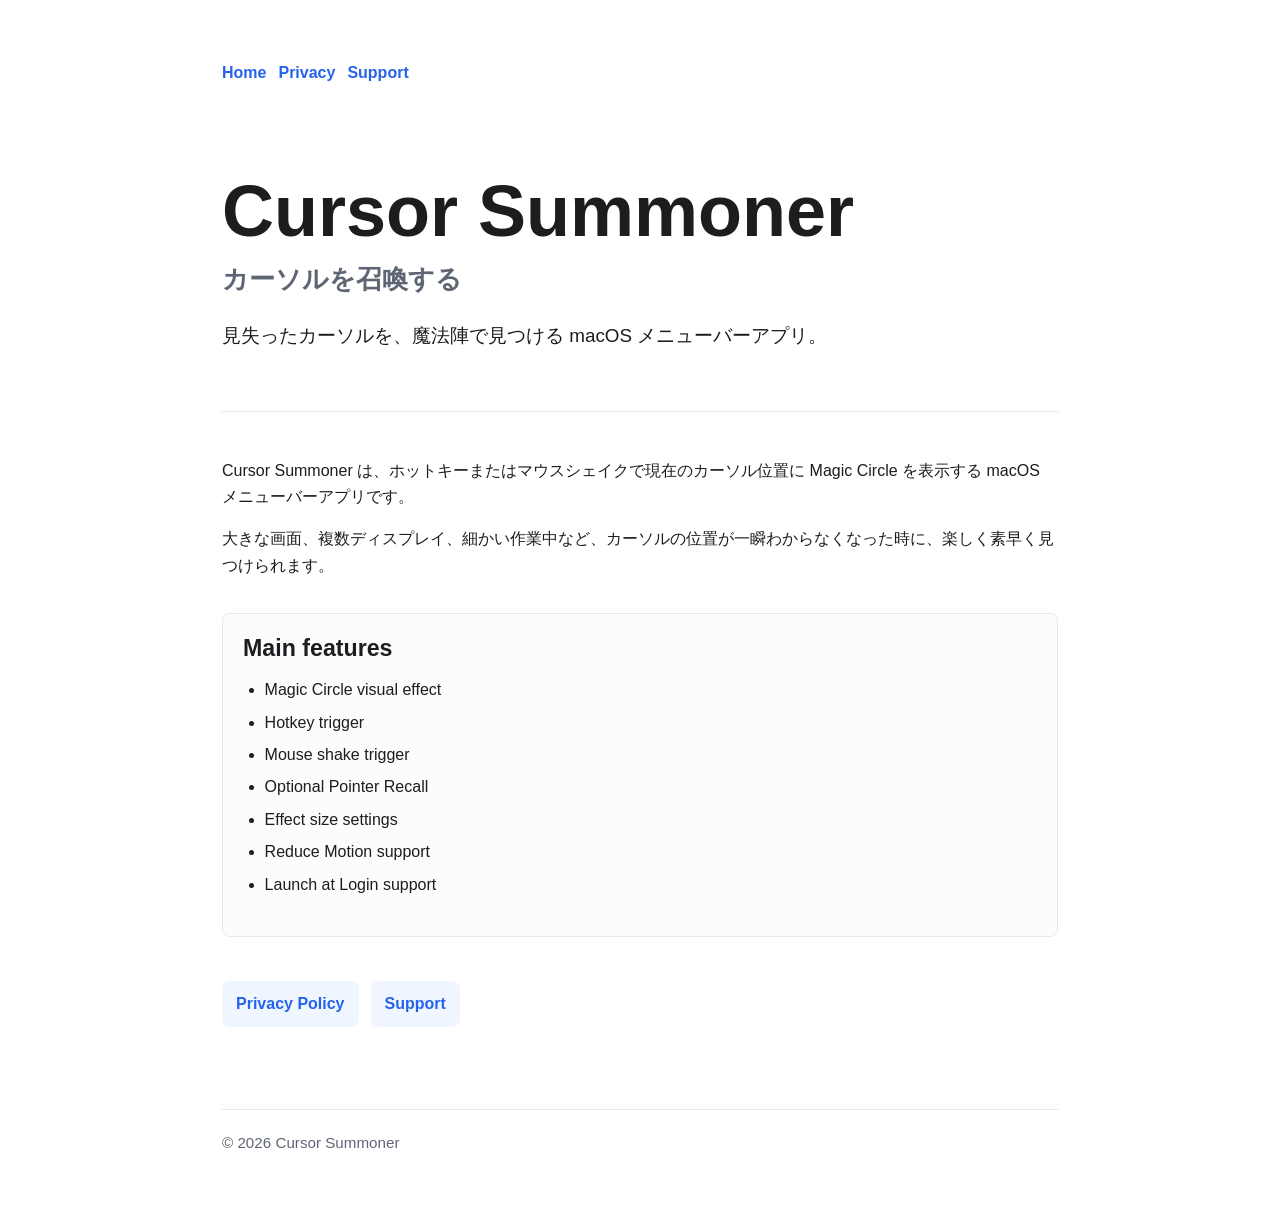
<file: index.html>
<!doctype html>
<html lang="ja">
<head>
  <meta charset="utf-8">
  <meta name="viewport" content="width=device-width, initial-scale=1">
  <title>Cursor Summoner</title>
  <link rel="stylesheet" href="style.css">
</head>
<body>
  <div class="site">
    <header>
      <nav aria-label="Main navigation">
        <a href="index.html">Home</a>
        <a href="privacy.html">Privacy</a>
        <a href="support.html">Support</a>
      </nav>
      <div class="hero">
        <h1>Cursor Summoner</h1>
        <p class="subtitle">カーソルを召喚する</p>
        <p class="lead">見失ったカーソルを、魔法陣で見つける macOS メニューバーアプリ。</p>
      </div>
    </header>

    <main>
      <section>
        <p>Cursor Summoner は、ホットキーまたはマウスシェイクで現在のカーソル位置に Magic Circle を表示する macOS メニューバーアプリです。</p>
        <p>大きな画面、複数ディスプレイ、細かい作業中など、カーソルの位置が一瞬わからなくなった時に、楽しく素早く見つけられます。</p>
      </section>

      <section class="card">
        <h2>Main features</h2>
        <ul>
          <li>Magic Circle visual effect</li>
          <li>Hotkey trigger</li>
          <li>Mouse shake trigger</li>
          <li>Optional Pointer Recall</li>
          <li>Effect size settings</li>
          <li>Reduce Motion support</li>
          <li>Launch at Login support</li>
        </ul>
      </section>

      <section>
        <div class="actions">
          <a class="button" href="privacy.html">Privacy Policy</a>
          <a class="button" href="support.html">Support</a>
        </div>
      </section>
    </main>

    <footer>
      <p>© 2026 Cursor Summoner</p>
    </footer>
  </div>
</body>
</html>
</file>
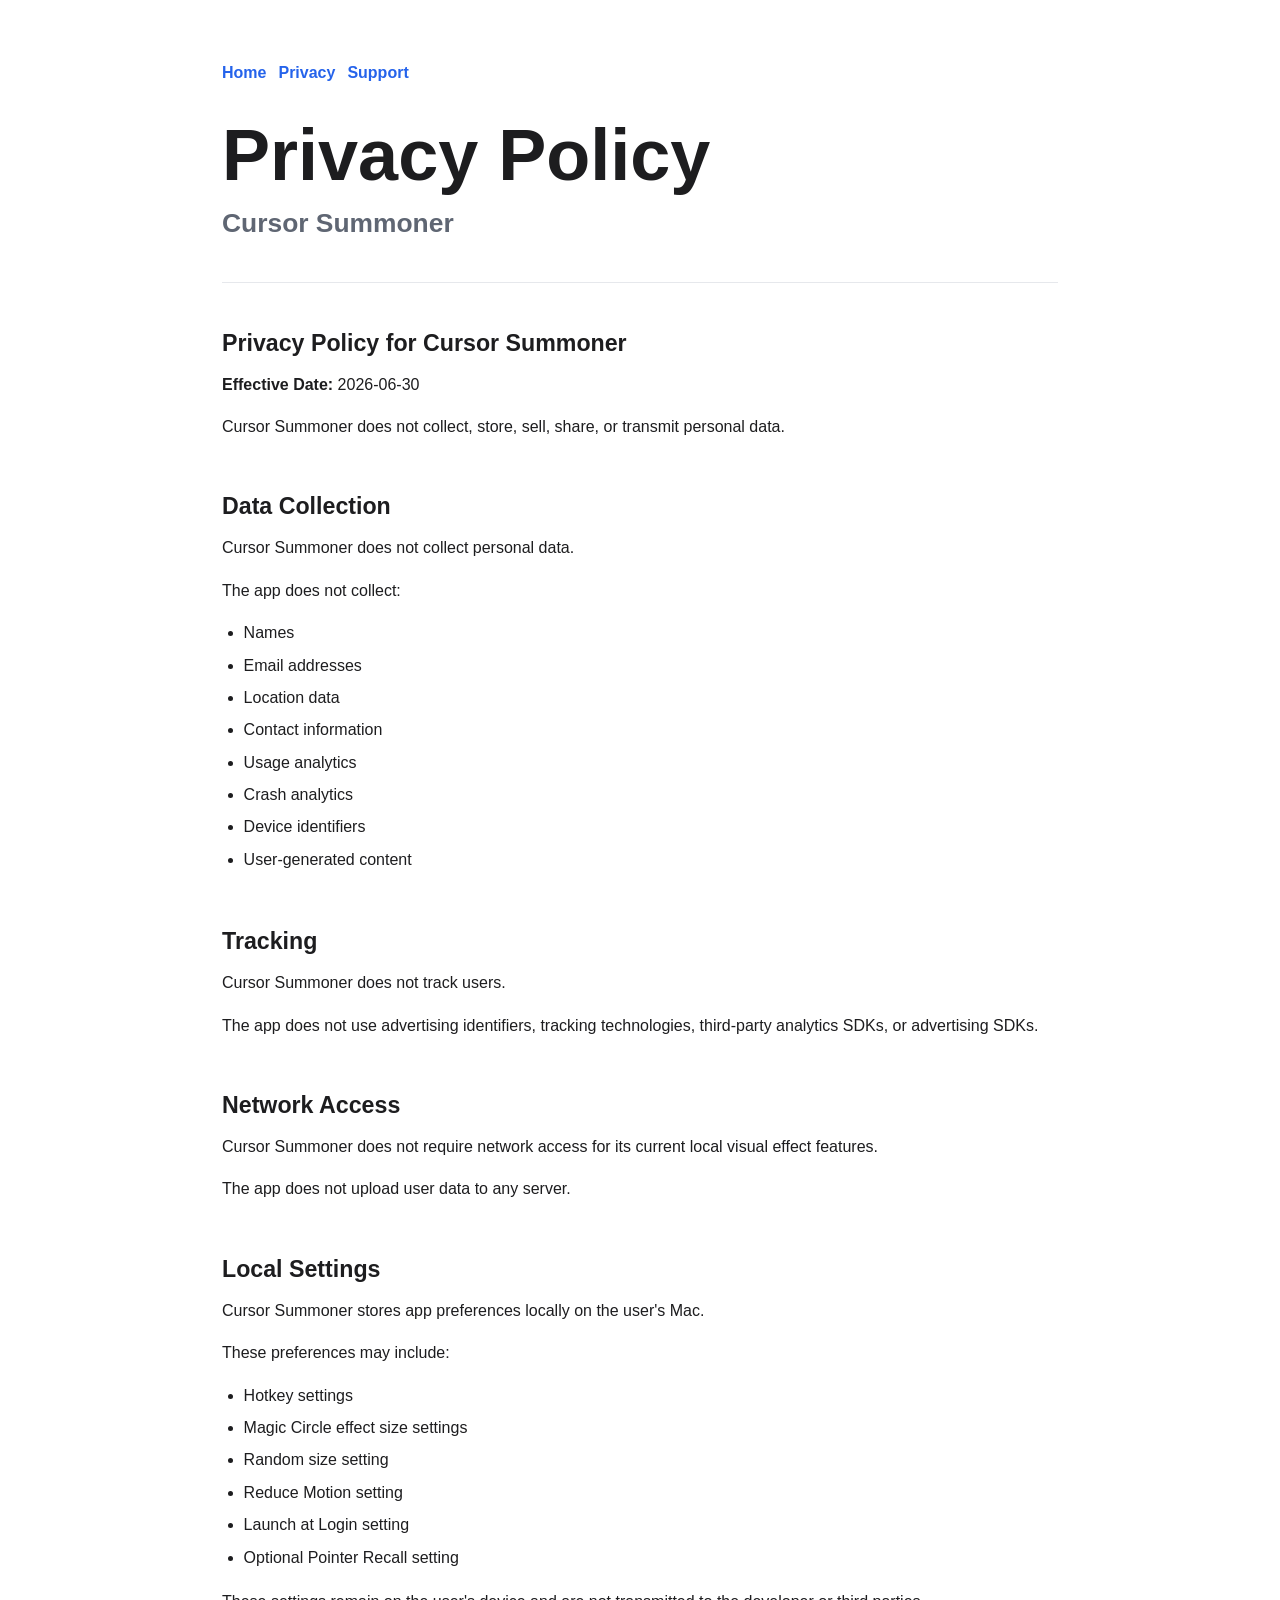
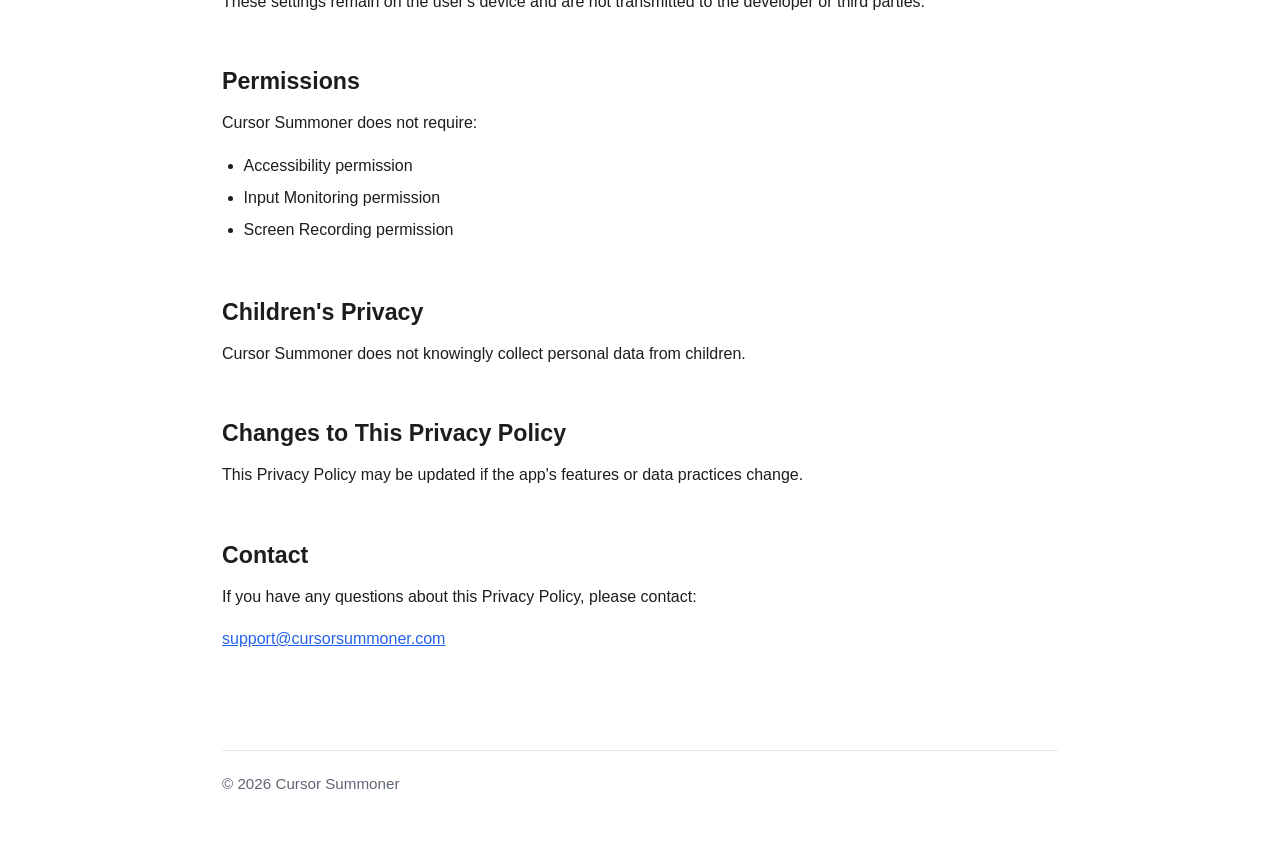
<file: privacy.html>
<!doctype html>
<html lang="en">
<head>
  <meta charset="utf-8">
  <meta name="viewport" content="width=device-width, initial-scale=1">
  <title>Privacy Policy - Cursor Summoner</title>
  <link rel="stylesheet" href="style.css">
</head>
<body>
  <div class="site">
    <header>
      <nav aria-label="Main navigation">
        <a href="index.html">Home</a>
        <a href="privacy.html">Privacy</a>
        <a href="support.html">Support</a>
      </nav>
      <h1>Privacy Policy</h1>
      <p class="subtitle">Cursor Summoner</p>
    </header>

    <main>
      <section>
        <h2>Privacy Policy for Cursor Summoner</h2>
        <p><strong>Effective Date:</strong> 2026-06-30</p>
        <p>Cursor Summoner does not collect, store, sell, share, or transmit personal data.</p>
      </section>

      <section>
        <h2>Data Collection</h2>
        <p>Cursor Summoner does not collect personal data.</p>
        <p>The app does not collect:</p>
        <ul>
          <li>Names</li>
          <li>Email addresses</li>
          <li>Location data</li>
          <li>Contact information</li>
          <li>Usage analytics</li>
          <li>Crash analytics</li>
          <li>Device identifiers</li>
          <li>User-generated content</li>
        </ul>
      </section>

      <section>
        <h2>Tracking</h2>
        <p>Cursor Summoner does not track users.</p>
        <p>The app does not use advertising identifiers, tracking technologies, third-party analytics SDKs, or advertising SDKs.</p>
      </section>

      <section>
        <h2>Network Access</h2>
        <p>Cursor Summoner does not require network access for its current local visual effect features.</p>
        <p>The app does not upload user data to any server.</p>
      </section>

      <section>
        <h2>Local Settings</h2>
        <p>Cursor Summoner stores app preferences locally on the user's Mac.</p>
        <p>These preferences may include:</p>
        <ul>
          <li>Hotkey settings</li>
          <li>Magic Circle effect size settings</li>
          <li>Random size setting</li>
          <li>Reduce Motion setting</li>
          <li>Launch at Login setting</li>
          <li>Optional Pointer Recall setting</li>
        </ul>
        <p>These settings remain on the user's device and are not transmitted to the developer or third parties.</p>
      </section>

      <section>
        <h2>Permissions</h2>
        <p>Cursor Summoner does not require:</p>
        <ul>
          <li>Accessibility permission</li>
          <li>Input Monitoring permission</li>
          <li>Screen Recording permission</li>
        </ul>
      </section>

      <section>
        <h2>Children's Privacy</h2>
        <p>Cursor Summoner does not knowingly collect personal data from children.</p>
      </section>

      <section>
        <h2>Changes to This Privacy Policy</h2>
        <p>This Privacy Policy may be updated if the app's features or data practices change.</p>
      </section>

      <section>
        <h2>Contact</h2>
        <p>If you have any questions about this Privacy Policy, please contact:</p>
        <p><a href="mailto:support@cursorsummoner.com">support@cursorsummoner.com</a></p>
      </section>
    </main>

    <footer>
      <p>© 2026 Cursor Summoner</p>
    </footer>
  </div>
</body>
</html>
</file>
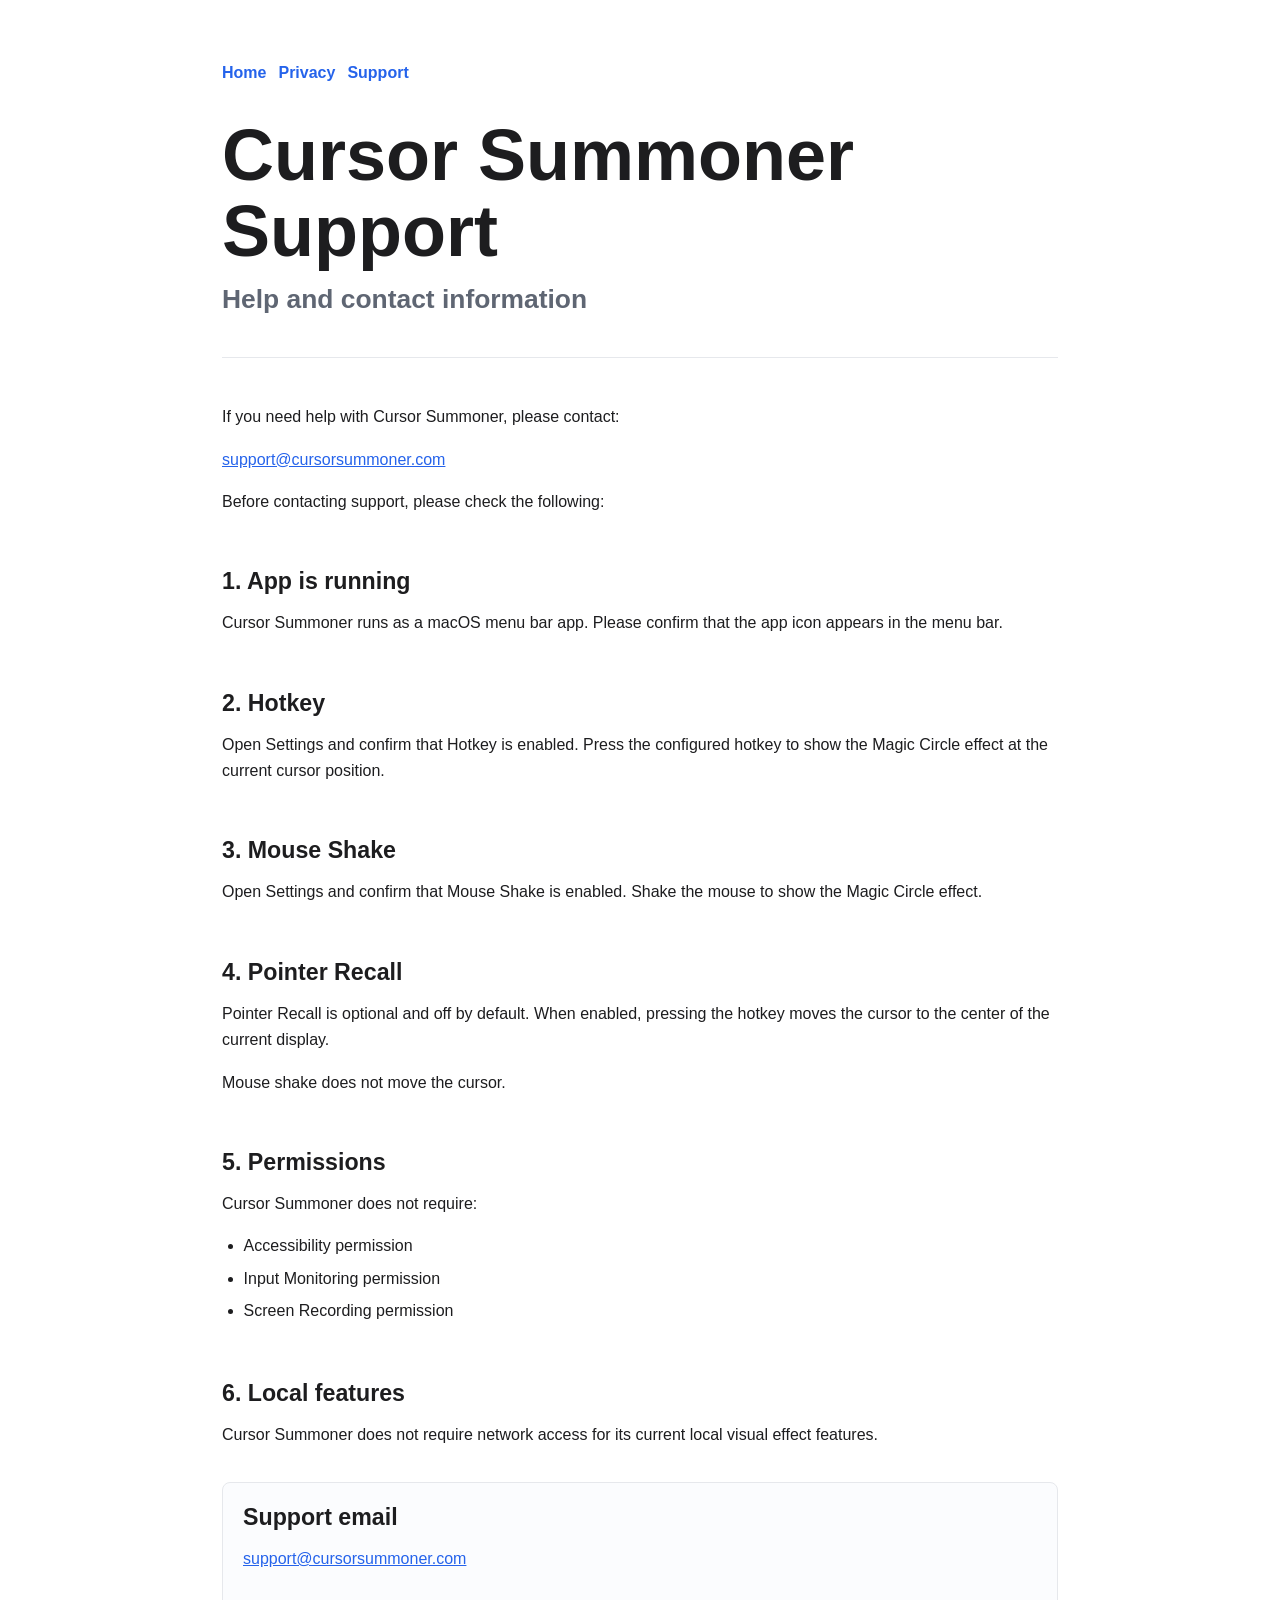
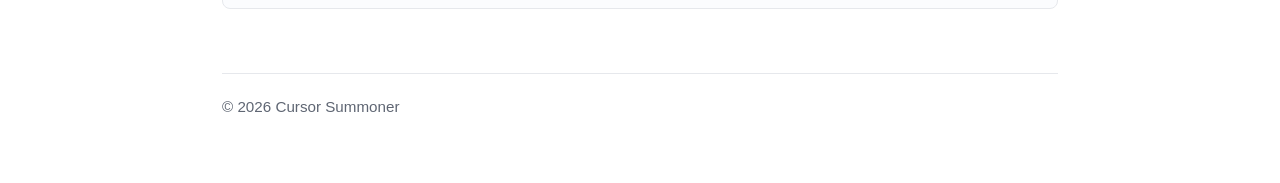
<file: support.html>
<!doctype html>
<html lang="en">
<head>
  <meta charset="utf-8">
  <meta name="viewport" content="width=device-width, initial-scale=1">
  <title>Support - Cursor Summoner</title>
  <link rel="stylesheet" href="style.css">
</head>
<body>
  <div class="site">
    <header>
      <nav aria-label="Main navigation">
        <a href="index.html">Home</a>
        <a href="privacy.html">Privacy</a>
        <a href="support.html">Support</a>
      </nav>
      <h1>Cursor Summoner Support</h1>
      <p class="subtitle">Help and contact information</p>
    </header>

    <main>
      <section>
        <p>If you need help with Cursor Summoner, please contact:</p>
        <p><a href="mailto:support@cursorsummoner.com">support@cursorsummoner.com</a></p>
        <p>Before contacting support, please check the following:</p>
      </section>

      <section>
        <h2>1. App is running</h2>
        <p>Cursor Summoner runs as a macOS menu bar app. Please confirm that the app icon appears in the menu bar.</p>
      </section>

      <section>
        <h2>2. Hotkey</h2>
        <p>Open Settings and confirm that Hotkey is enabled. Press the configured hotkey to show the Magic Circle effect at the current cursor position.</p>
      </section>

      <section>
        <h2>3. Mouse Shake</h2>
        <p>Open Settings and confirm that Mouse Shake is enabled. Shake the mouse to show the Magic Circle effect.</p>
      </section>

      <section>
        <h2>4. Pointer Recall</h2>
        <p>Pointer Recall is optional and off by default. When enabled, pressing the hotkey moves the cursor to the center of the current display.</p>
        <p>Mouse shake does not move the cursor.</p>
      </section>

      <section>
        <h2>5. Permissions</h2>
        <p>Cursor Summoner does not require:</p>
        <ul>
          <li>Accessibility permission</li>
          <li>Input Monitoring permission</li>
          <li>Screen Recording permission</li>
        </ul>
      </section>

      <section>
        <h2>6. Local features</h2>
        <p>Cursor Summoner does not require network access for its current local visual effect features.</p>
      </section>

      <section class="card">
        <h2>Support email</h2>
        <p><a href="mailto:support@cursorsummoner.com">support@cursorsummoner.com</a></p>
      </section>
    </main>

    <footer>
      <p>© 2026 Cursor Summoner</p>
    </footer>
  </div>
</body>
</html>
</file>
<file: style.css>
:root {
  color-scheme: light;
  --bg: #ffffff;
  --text: #1d1d1f;
  --muted: #5f6673;
  --line: #e6e8ec;
  --accent: #2563eb;
  --accent-soft: #eff6ff;
}

* {
  box-sizing: border-box;
}

body {
  margin: 0;
  background: var(--bg);
  color: var(--text);
  font-family: -apple-system, BlinkMacSystemFont, "Segoe UI", sans-serif;
  line-height: 1.65;
}

.site {
  max-width: 880px;
  margin: 0 auto;
  padding: 32px 22px 48px;
}

header {
  padding: 28px 0 18px;
  border-bottom: 1px solid var(--line);
}

nav {
  display: flex;
  flex-wrap: wrap;
  gap: 12px;
  margin-bottom: 32px;
}

nav a {
  color: var(--accent);
  text-decoration: none;
  font-weight: 600;
}

nav a:hover {
  text-decoration: underline;
}

.hero {
  padding: 56px 0 42px;
}

h1 {
  margin: 0 0 8px;
  font-size: clamp(2.25rem, 7vw, 4.5rem);
  line-height: 1.05;
  letter-spacing: 0;
}

.subtitle {
  margin: 0 0 18px;
  color: var(--muted);
  font-size: clamp(1.2rem, 3vw, 1.65rem);
  font-weight: 600;
}

.lead {
  max-width: 720px;
  margin: 0;
  font-size: 1.18rem;
}

main {
  padding: 28px 0;
}

section {
  padding: 18px 0;
}

h2 {
  margin: 0 0 14px;
  font-size: 1.45rem;
  line-height: 1.25;
}

h3 {
  margin: 22px 0 8px;
  font-size: 1.08rem;
}

p {
  margin: 0 0 16px;
}

ul,
ol {
  padding-left: 1.35rem;
  margin: 0 0 18px;
}

li {
  margin: 6px 0;
}

.card {
  border: 1px solid var(--line);
  border-radius: 8px;
  padding: 20px;
  background: #fbfcfe;
}

.actions {
  display: flex;
  flex-wrap: wrap;
  gap: 12px;
  margin-top: 26px;
}

.button {
  display: inline-block;
  padding: 10px 14px;
  border-radius: 8px;
  background: var(--accent-soft);
  color: var(--accent);
  text-decoration: none;
  font-weight: 700;
}

.button:hover {
  text-decoration: underline;
}

a {
  color: var(--accent);
}

footer {
  margin-top: 36px;
  padding-top: 20px;
  border-top: 1px solid var(--line);
  color: var(--muted);
  font-size: 0.95rem;
}

@media (max-width: 640px) {
  .site {
    padding: 24px 18px 40px;
  }

  .hero {
    padding: 38px 0 30px;
  }

  .lead {
    font-size: 1.05rem;
  }
}
</file>
